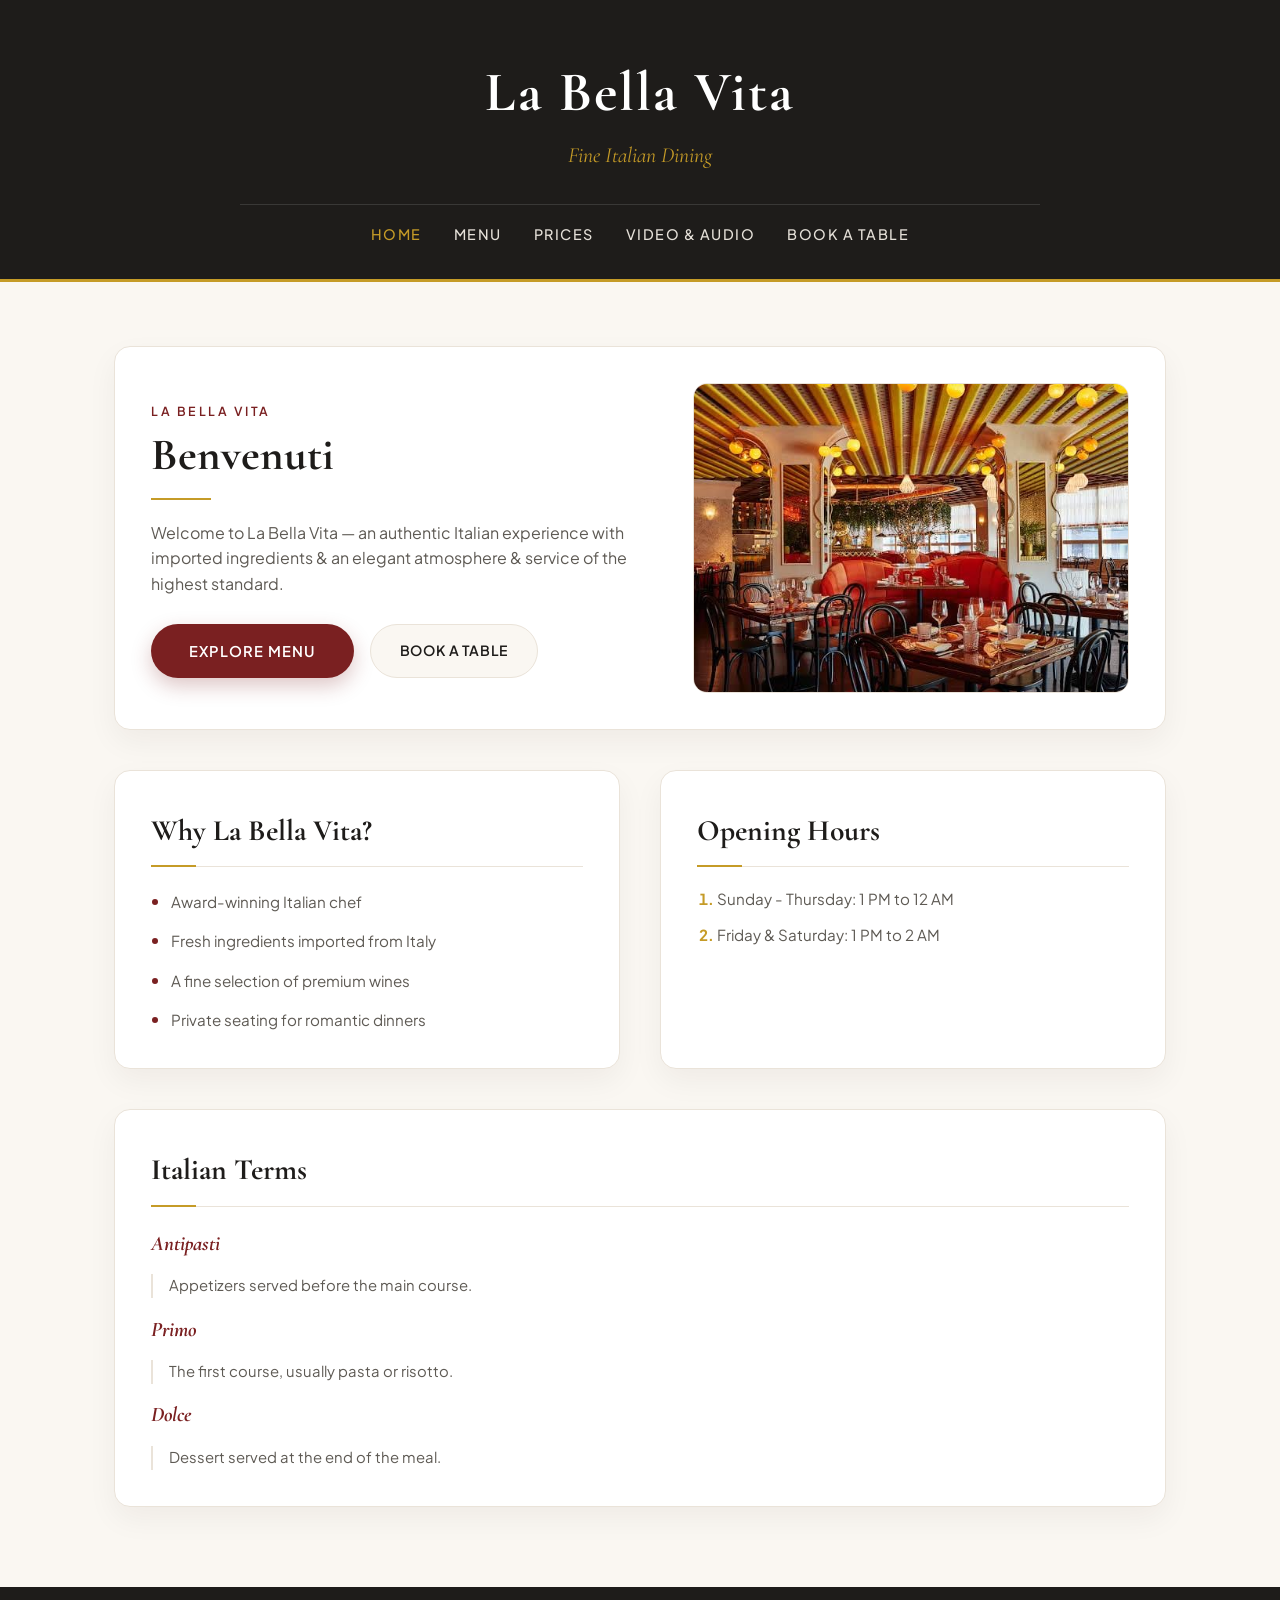
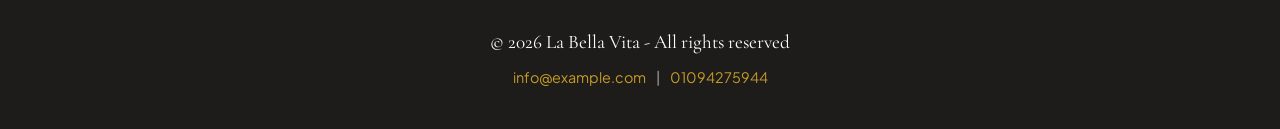
<file: index.html>
<!DOCTYPE html>
<html lang="en" dir="ltr">
<head>
  <meta charset="UTF-8">
  <meta name="viewport" content="width=device-width, initial-scale=1.0">
  <title>Home - La Bella Vita</title>
  <link rel="preconnect" href="https://fonts.googleapis.com">
  <link rel="preconnect" href="https://fonts.gstatic.com" crossorigin>
  <link href="https://fonts.googleapis.com/css2?family=Cormorant+Garamond:ital,wght@0,600;0,700;1,400&family=Plus+Jakarta+Sans:wght@400;500;600&display=swap" rel="stylesheet">
  <link rel="stylesheet" href="style.css">
</head>
<body>

  <header>
    <h1>La Bella Vita</h1>
    <p class="slogan">Fine Italian Dining</p>
    <nav>
      <ul>
        <li><a href="index.html" class="active">Home</a></li>
        <li><a href="menu.html">Menu</a></li>
        <li><a href="prices.html">Prices</a></li>
        <li><a href="media.html">Video &amp; Audio</a></li>
        <li><a href="booking.html">Book a Table</a></li>
      </ul>
    </nav>
  </header>

  <main class="home-main">
    <section class="home-grid">
      <div class="box hero-box">
        <div>
          <span class="hero-tag">La Bella Vita</span>
          <h2>Benvenuti</h2>
          <div class="divider"></div>
          <p>
            Welcome to La Bella Vita &mdash; an authentic Italian experience
            with imported ingredients &amp; an elegant atmosphere &amp; service
            of the highest standard.
          </p>
          <div class="hero-actions">
            <a href="menu.html" class="btn-primary">Explore Menu</a>
            <a href="booking.html" class="btn-secondary">Book a Table</a>
          </div>
        </div>
        <div class="hero-img-wrapper">
          <img src="hero.jpeg" alt="Italian restaurant interior">
        </div>
      </div>

      <div class="box">
        <h3>Why La Bella Vita?</h3>
        <!-- Unordered list -->
        <ul>
          <li>Award-winning Italian chef</li>
          <li>Fresh ingredients imported from Italy</li>
          <li>A fine selection of premium wines</li>
          <li>Private seating for romantic dinners</li>
        </ul>
      </div>

      <div class="box">
        <h3>Opening Hours</h3>
        <!-- Ordered list -->
        <ol>
          <li>Sunday - Thursday: 1 PM to 12 AM</li>
          <li>Friday &amp; Saturday: 1 PM to 2 AM</li>
        </ol>
      </div>

      <div class="box full-span">
        <h3>Italian Terms</h3>
        <!-- Description list -->
        <dl>
          <dt>Antipasti</dt>
          <dd>Appetizers served before the main course.</dd>
          <dt>Primo</dt>
          <dd>The first course, usually pasta or risotto.</dd>
          <dt>Dolce</dt>
          <dd>Dessert served at the end of the meal.</dd>
        </dl>
      </div>
    </section>
  </main>

  <footer>
    <p>&copy; 2026 La Bella Vita - All rights reserved</p>
    <p>
      <a href="mailto:info@example.com">info@example.com</a> |
      <a href="tel:+201000000000">01094275944</a>
    </p>
  </footer>

</body>
</html>
</file>
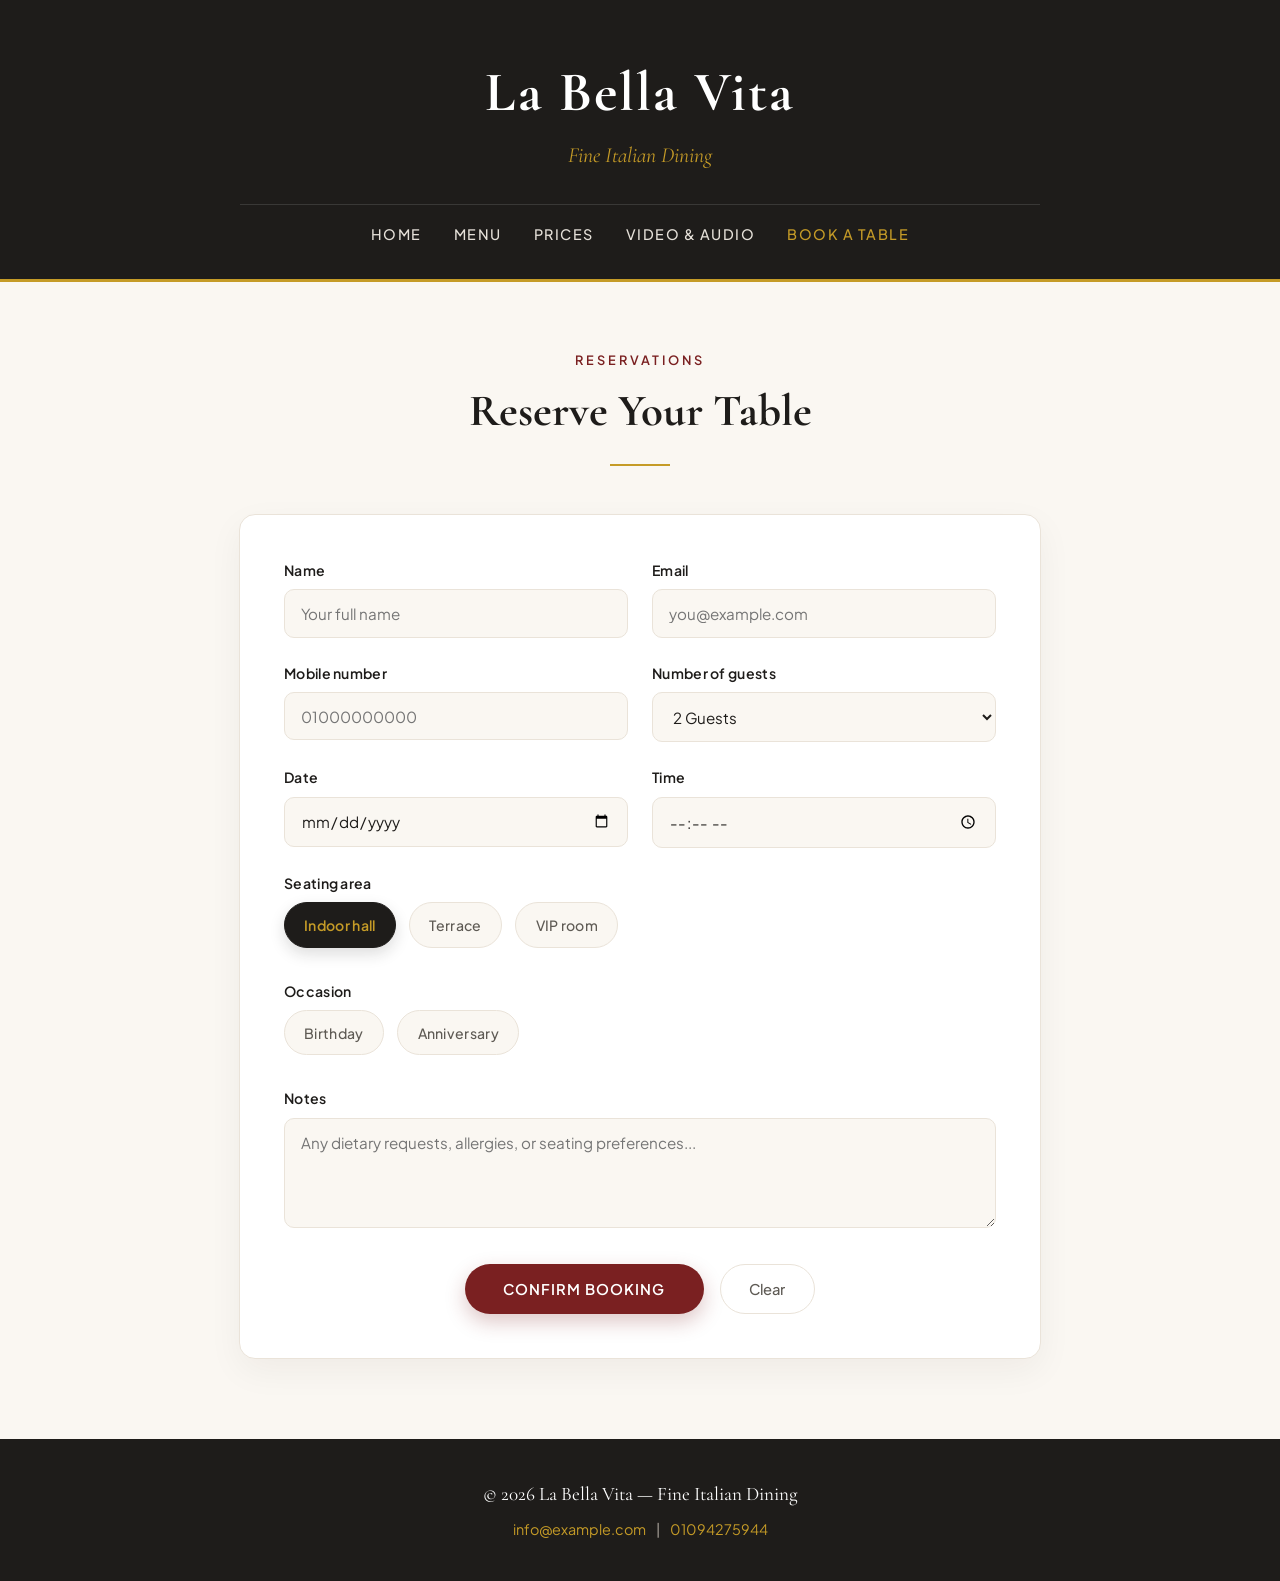
<file: Booking.html>
<!DOCTYPE html>
<html lang="en" dir="ltr">
<head>
  <meta charset="UTF-8">
  <meta name="viewport" content="width=device-width, initial-scale=1.0">
  <title>Book a Table - La Bella Vita</title>
  <link rel="preconnect" href="https://fonts.googleapis.com">
  <link rel="preconnect" href="https://fonts.gstatic.com" crossorigin>
  <link href="https://fonts.googleapis.com/css2?family=Cormorant+Garamond:ital,wght@0,600;0,700;1,400&family=Plus+Jakarta+Sans:wght@400;500;600&display=swap" rel="stylesheet">
  <link rel="stylesheet" href="style.css">
</head>
<body>

  <header>
    <h1>La Bella Vita</h1>
    <p class="slogan">Fine Italian Dining</p>
    <nav>
      <ul>
        <li><a href="index.html">Home</a></li>
        <li><a href="menu.html">Menu</a></li>
        <li><a href="prices.html">Prices</a></li>
        <li><a href="media.html">Video &amp; Audio</a></li>
        <li><a href="booking.html" class="active">Book a Table</a></li>
      </ul>
    </nav>
  </header>

  <main class="booking-main">
    <section>
      <div class="section-header">
        <span>Reservations</span>
        <h2>Reserve Your Table</h2>
        <div class="divider"></div>
      </div>

      <div class="booking-card">
        <form action="#" method="post">
          <div class="form-grid">

            <div class="form-group">
              <label for="name">Name</label>
              <input type="text" id="name" name="name" placeholder="Your full name" required>
            </div>

            <div class="form-group">
              <label for="email">Email</label>
              <input type="email" id="email" name="email" placeholder="you@example.com" required>
            </div>

            <div class="form-group">
              <label for="phone">Mobile number</label>
              <input type="tel" id="phone" name="phone" placeholder="01000000000">
            </div>

            <div class="form-group">
              <label for="people">Number of guests</label>
              <select id="people" name="people">
                <option value="2">2 Guests</option>
                <option value="4">4 Guests</option>
                <option value="6">6 Guests</option>
                <option value="8">8 Guests</option>
              </select>
            </div>

            <div class="form-group">
              <label for="date">Date</label>
              <input type="date" id="date" name="date">
            </div>

            <div class="form-group">
              <label for="time">Time</label>
              <input type="time" id="time" name="time">
            </div>

            <div class="form-group full-width">
              <span class="group-label">Seating area</span>
              <div class="options-row">
                <label class="option-pill">
                  <input type="radio" id="in" name="place" value="in" checked>
                  <span>Indoor hall</span>
                </label>
                <label class="option-pill">
                  <input type="radio" id="terrace" name="place" value="terrace">
                  <span>Terrace</span>
                </label>
                <label class="option-pill">
                  <input type="radio" id="vip" name="place" value="vip">
                  <span>VIP room</span>
                </label>
              </div>
            </div>

            <div class="form-group full-width">
              <span class="group-label">Occasion</span>
              <div class="options-row">
                <label class="option-pill">
                  <input type="checkbox" id="birthday" name="occasion" value="birthday">
                  <span>Birthday</span>
                </label>
                <label class="option-pill">
                  <input type="checkbox" id="anniv" name="occasion" value="anniversary">
                  <span>Anniversary</span>
                </label>
              </div>
            </div>

            <div class="form-group full-width">
              <label for="notes">Notes</label>
              <textarea id="notes" name="notes" rows="4" cols="40" placeholder="Any dietary requests, allergies, or seating preferences..."></textarea>
            </div>

          </div>

          <div class="form-actions">
            <button type="submit" class="btn-primary">Confirm Booking</button>
            <button type="reset" class="btn-reset">Clear</button>
          </div>
        </form>
      </div>
    </section>
  </main>

  <footer>
    <p>&copy; 2026 La Bella Vita &mdash; Fine Italian Dining</p>
    <p>
      <a href="mailto:info@example.com">info@example.com</a> |
      <a href="tel:+201000000000">01094275944</a>
    </p>
  </footer>

</body>
</html>
</file>
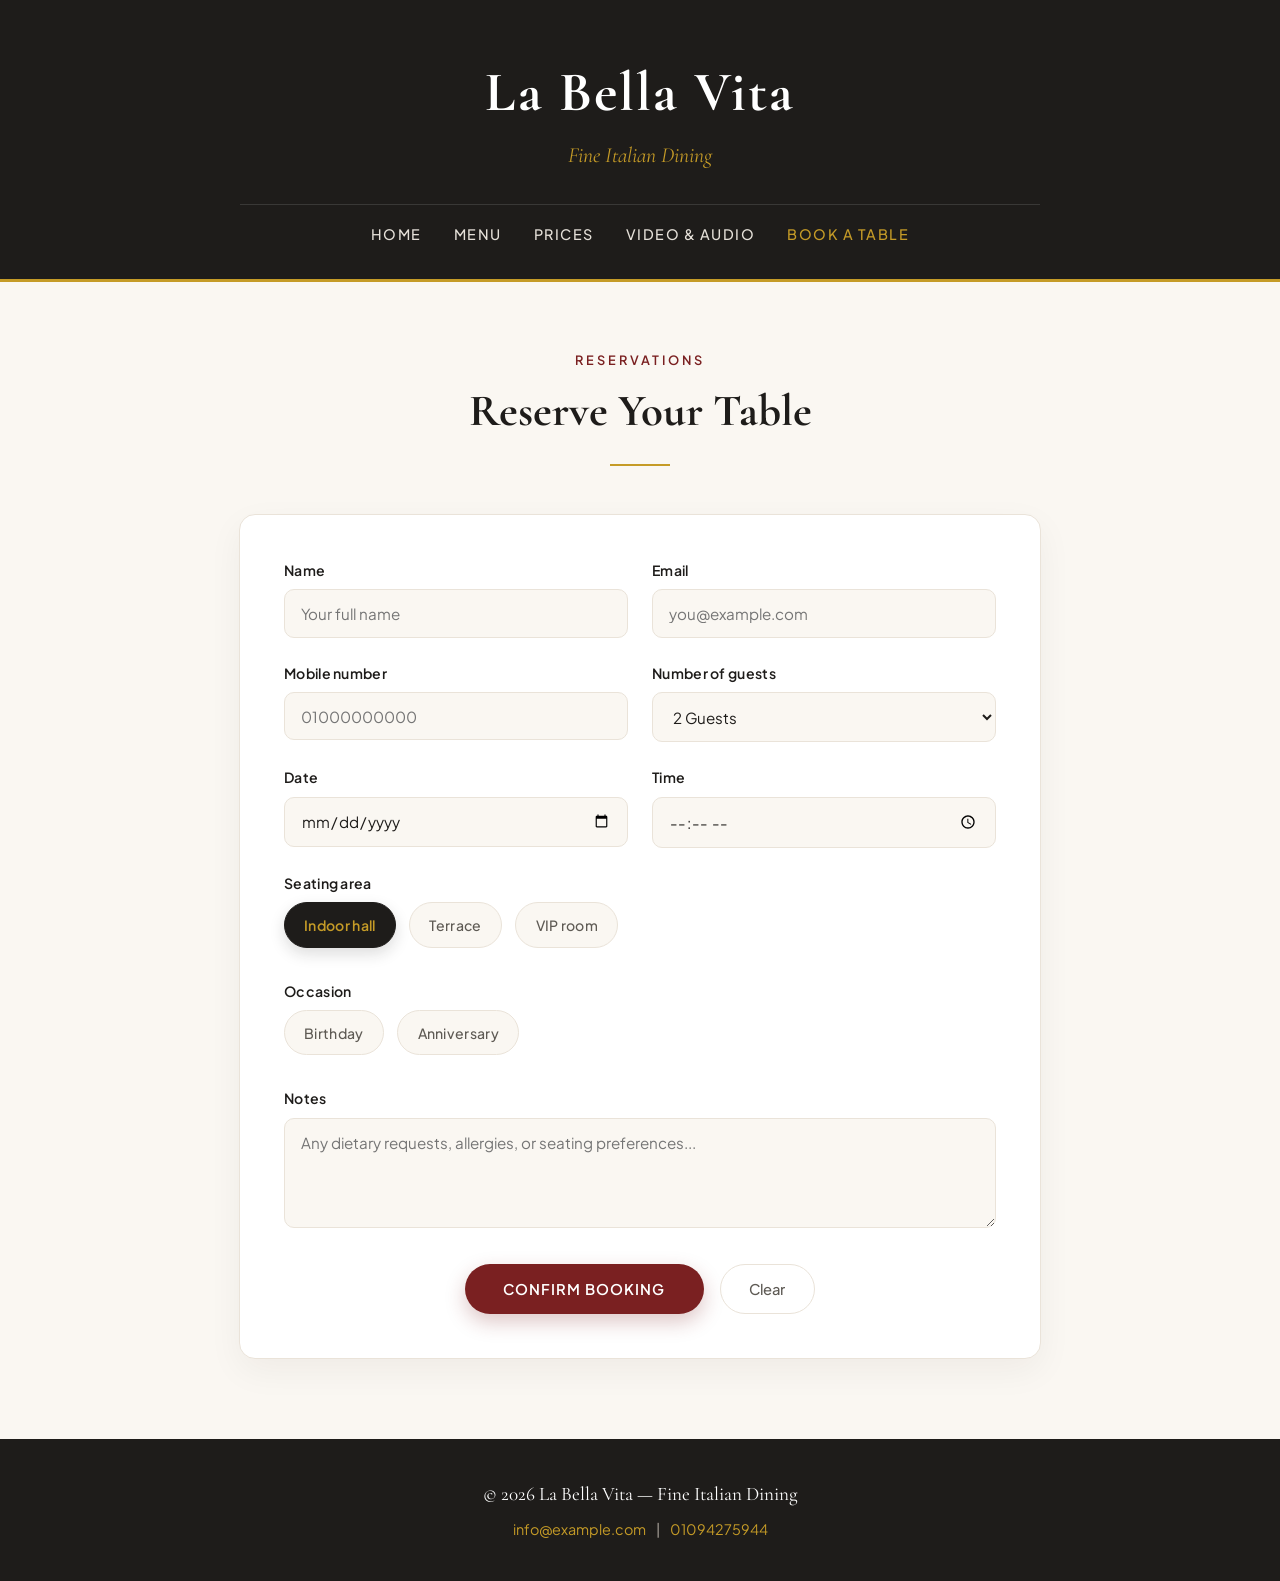
<file: booking.html>
<!DOCTYPE html>
<html lang="en" dir="ltr">
<head>
  <meta charset="UTF-8">
  <meta name="viewport" content="width=device-width, initial-scale=1.0">
  <title>Book a Table - La Bella Vita</title>
  <link rel="preconnect" href="https://fonts.googleapis.com">
  <link rel="preconnect" href="https://fonts.gstatic.com" crossorigin>
  <link href="https://fonts.googleapis.com/css2?family=Cormorant+Garamond:ital,wght@0,600;0,700;1,400&family=Plus+Jakarta+Sans:wght@400;500;600&display=swap" rel="stylesheet">
  <link rel="stylesheet" href="style.css">
</head>
<body>

  <header>
    <h1>La Bella Vita</h1>
    <p class="slogan">Fine Italian Dining</p>
    <nav>
      <ul>
        <li><a href="index.html">Home</a></li>
        <li><a href="menu.html">Menu</a></li>
        <li><a href="prices.html">Prices</a></li>
        <li><a href="media.html">Video &amp; Audio</a></li>
        <li><a href="booking.html" class="active">Book a Table</a></li>
      </ul>
    </nav>
  </header>

  <main class="booking-main">
    <section>
      <div class="section-header">
        <span>Reservations</span>
        <h2>Reserve Your Table</h2>
        <div class="divider"></div>
      </div>

      <div class="booking-card">
        <form action="#" method="post">
          <div class="form-grid">

            <div class="form-group">
              <label for="name">Name</label>
              <input type="text" id="name" name="name" placeholder="Your full name" required>
            </div>

            <div class="form-group">
              <label for="email">Email</label>
              <input type="email" id="email" name="email" placeholder="you@example.com" required>
            </div>

            <div class="form-group">
              <label for="phone">Mobile number</label>
              <input type="tel" id="phone" name="phone" placeholder="01000000000">
            </div>

            <div class="form-group">
              <label for="people">Number of guests</label>
              <select id="people" name="people">
                <option value="2">2 Guests</option>
                <option value="4">4 Guests</option>
                <option value="6">6 Guests</option>
                <option value="8">8 Guests</option>
              </select>
            </div>

            <div class="form-group">
              <label for="date">Date</label>
              <input type="date" id="date" name="date">
            </div>

            <div class="form-group">
              <label for="time">Time</label>
              <input type="time" id="time" name="time">
            </div>

            <div class="form-group full-width">
              <span class="group-label">Seating area</span>
              <div class="options-row">
                <label class="option-pill">
                  <input type="radio" id="in" name="place" value="in" checked>
                  <span>Indoor hall</span>
                </label>
                <label class="option-pill">
                  <input type="radio" id="terrace" name="place" value="terrace">
                  <span>Terrace</span>
                </label>
                <label class="option-pill">
                  <input type="radio" id="vip" name="place" value="vip">
                  <span>VIP room</span>
                </label>
              </div>
            </div>

            <div class="form-group full-width">
              <span class="group-label">Occasion</span>
              <div class="options-row">
                <label class="option-pill">
                  <input type="checkbox" id="birthday" name="occasion" value="birthday">
                  <span>Birthday</span>
                </label>
                <label class="option-pill">
                  <input type="checkbox" id="anniv" name="occasion" value="anniversary">
                  <span>Anniversary</span>
                </label>
              </div>
            </div>

            <div class="form-group full-width">
              <label for="notes">Notes</label>
              <textarea id="notes" name="notes" rows="4" cols="40" placeholder="Any dietary requests, allergies, or seating preferences..."></textarea>
            </div>

          </div>

          <div class="form-actions">
            <button type="submit" class="btn-primary">Confirm Booking</button>
            <button type="reset" class="btn-reset">Clear</button>
          </div>
        </form>
      </div>
    </section>
  </main>

  <footer>
    <p>&copy; 2026 La Bella Vita &mdash; Fine Italian Dining</p>
    <p>
      <a href="mailto:info@example.com">info@example.com</a> |
      <a href="tel:+201000000000">01094275944</a>
    </p>
  </footer>

</body>
</html>
</file>
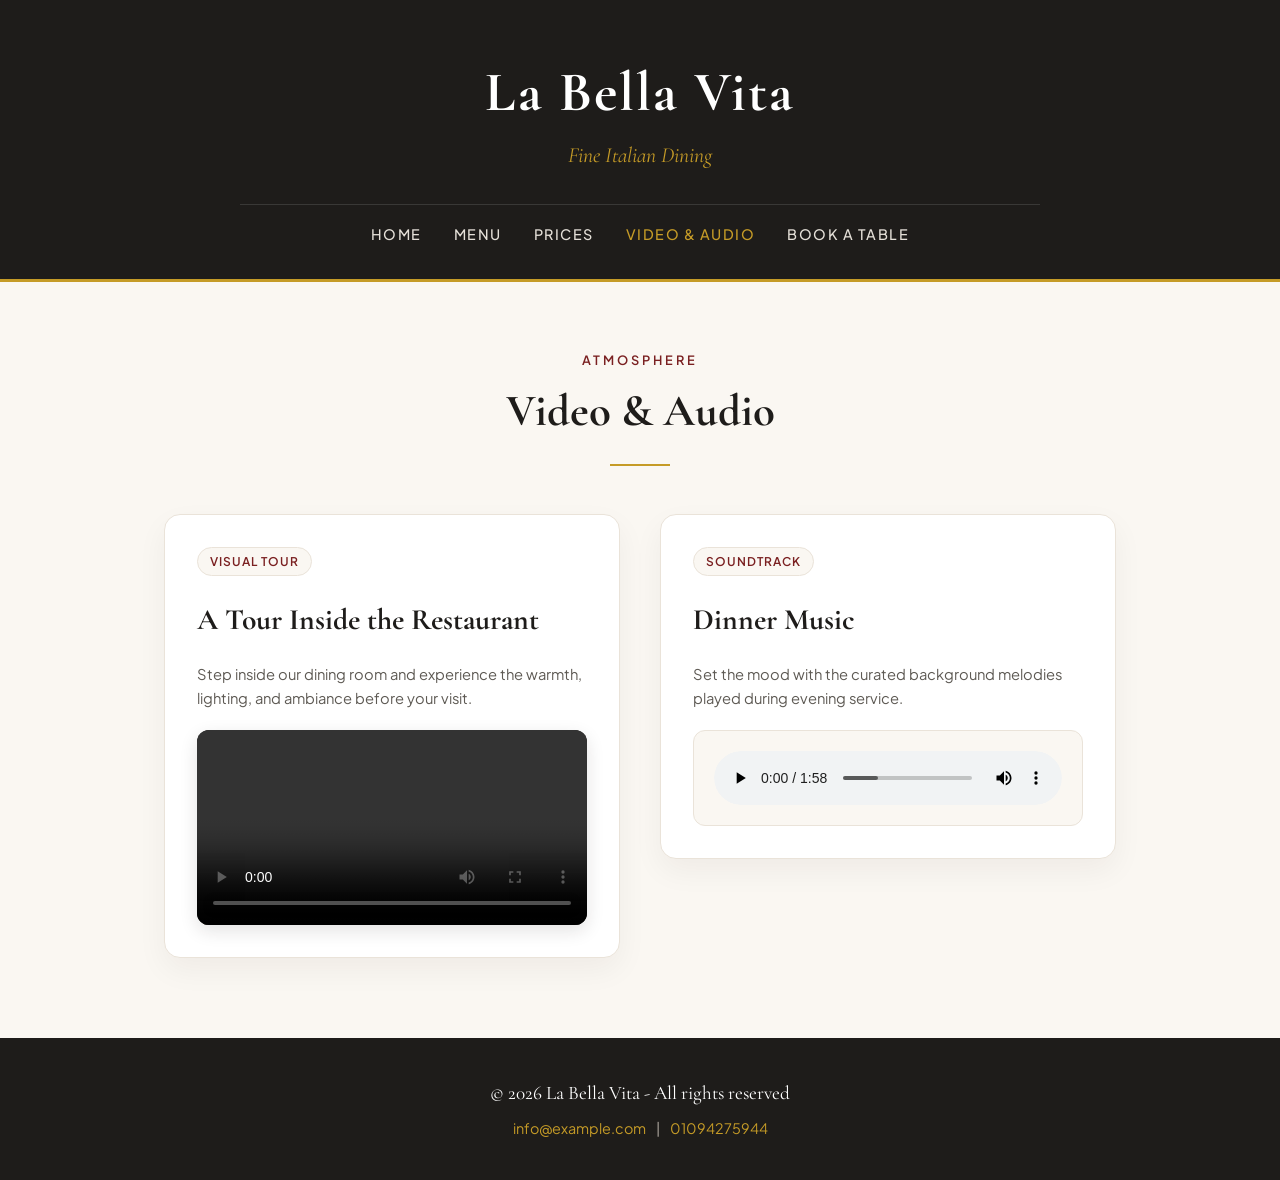
<file: Media.html>
<!DOCTYPE html>
<html lang="en" dir="ltr">
<head>
  <meta charset="UTF-8">
  <meta name="viewport" content="width=device-width, initial-scale=1.0">
  <title>Video &amp; Audio - La Bella Vita</title>
  <link rel="preconnect" href="https://fonts.googleapis.com">
  <link rel="preconnect" href="https://fonts.gstatic.com" crossorigin>
  <link href="https://fonts.googleapis.com/css2?family=Cormorant+Garamond:ital,wght@0,600;0,700;1,400&family=Plus+Jakarta+Sans:wght@400;500;600&display=swap" rel="stylesheet">
  <link rel="stylesheet" href="style.css">
</head>
<body>

  <header>
    <h1>La Bella Vita</h1>
    <p class="slogan">Fine Italian Dining</p>
    <nav>
      <ul>
        <li><a href="index.html">Home</a></li>
        <li><a href="menu.html">Menu</a></li>
        <li><a href="prices.html">Prices</a></li>
        <li><a href="media.html" class="active">Video &amp; Audio</a></li>
        <li><a href="booking.html">Book a Table</a></li>
      </ul>
    </nav>
  </header>

  <main class="media-main">
    <section>
      <div class="section-header">
        <span>Atmosphere</span>
        <h2>Video &amp; Audio</h2>
        <div class="divider"></div>
      </div>

      <div class="media-grid">
        <div class="box">
          <span class="media-tag">Visual Tour</span>
          <h3>A Tour Inside the Restaurant</h3>
          <p>Step inside our dining room and experience the warmth, lighting, and ambiance before your visit.</p>
          <video controls>
            <source src="moo.mp4" type="video/mp4">
            Your browser does not support the video tag.
          </video>
        </div>

        <div class="box">
          <span class="media-tag">Soundtrack</span>
          <h3>Dinner Music</h3>
          <p>Set the mood with the curated background melodies played during evening service.</p>
          <div class="audio-panel">
            <audio controls>
              <source src="klkl.mpeg" type="audio/mpeg">
              Your browser does not support the audio tag.
            </audio>
          </div>
        </div>
      </div>
    </section>
  </main>

  <footer>
    <p>&copy; 2026 La Bella Vita - All rights reserved</p>
    <p>
      <a href="mailto:info@example.com">info@example.com</a> |
      <a href="tel:+201094276944">01094275944</a>
    </p>
  </footer>

</body>
</html>
</file>
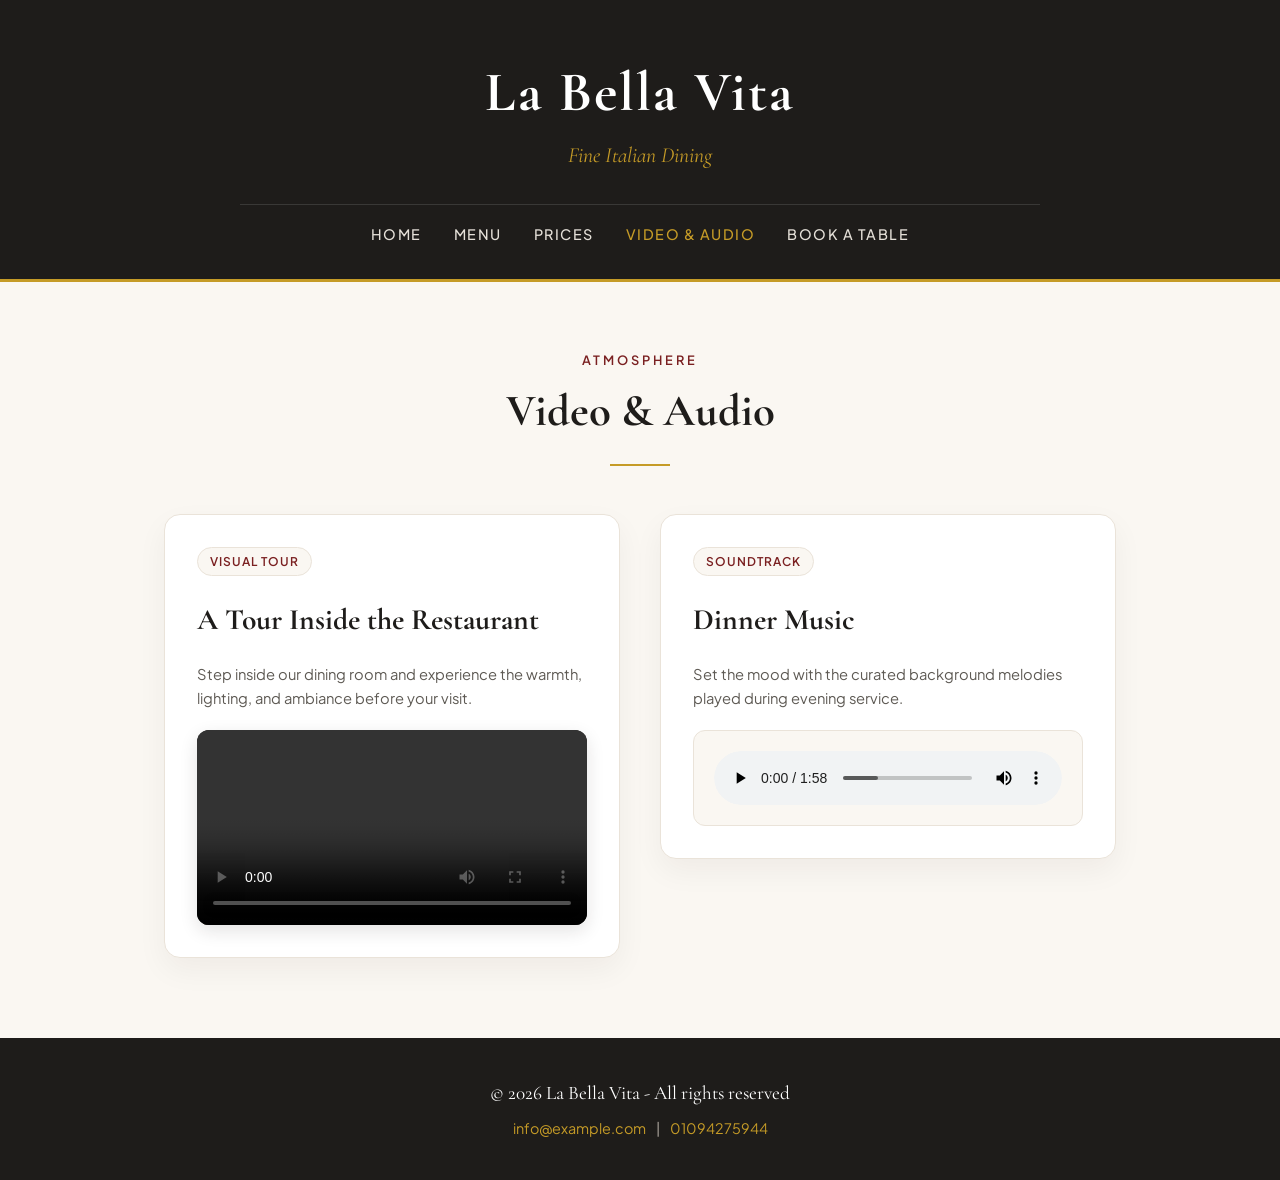
<file: media.html>
<!DOCTYPE html>
<html lang="en" dir="ltr">
<head>
  <meta charset="UTF-8">
  <meta name="viewport" content="width=device-width, initial-scale=1.0">
  <title>Video &amp; Audio - La Bella Vita</title>
  <link rel="preconnect" href="https://fonts.googleapis.com">
  <link rel="preconnect" href="https://fonts.gstatic.com" crossorigin>
  <link href="https://fonts.googleapis.com/css2?family=Cormorant+Garamond:ital,wght@0,600;0,700;1,400&family=Plus+Jakarta+Sans:wght@400;500;600&display=swap" rel="stylesheet">
  <link rel="stylesheet" href="style.css">
</head>
<body>

  <header>
    <h1>La Bella Vita</h1>
    <p class="slogan">Fine Italian Dining</p>
    <nav>
      <ul>
        <li><a href="index.html">Home</a></li>
        <li><a href="menu.html">Menu</a></li>
        <li><a href="prices.html">Prices</a></li>
        <li><a href="media.html" class="active">Video &amp; Audio</a></li>
        <li><a href="booking.html">Book a Table</a></li>
      </ul>
    </nav>
  </header>

  <main class="media-main">
    <section>
      <div class="section-header">
        <span>Atmosphere</span>
        <h2>Video &amp; Audio</h2>
        <div class="divider"></div>
      </div>

      <div class="media-grid">
        <div class="box">
          <span class="media-tag">Visual Tour</span>
          <h3>A Tour Inside the Restaurant</h3>
          <p>Step inside our dining room and experience the warmth, lighting, and ambiance before your visit.</p>
          <video controls>
            <source src="moo.mp4" type="video/mp4">
            Your browser does not support the video tag.
          </video>
        </div>

        <div class="box">
          <span class="media-tag">Soundtrack</span>
          <h3>Dinner Music</h3>
          <p>Set the mood with the curated background melodies played during evening service.</p>
          <div class="audio-panel">
            <audio controls>
              <source src="klkl.mpeg" type="audio/mpeg">
              Your browser does not support the audio tag.
            </audio>
          </div>
        </div>
      </div>
    </section>
  </main>

  <footer>
    <p>&copy; 2026 La Bella Vita - All rights reserved</p>
    <p>
      <a href="mailto:info@example.com">info@example.com</a> |
      <a href="tel:+201094276944">01094275944</a>
    </p>
  </footer>

</body>
</html>
</file>
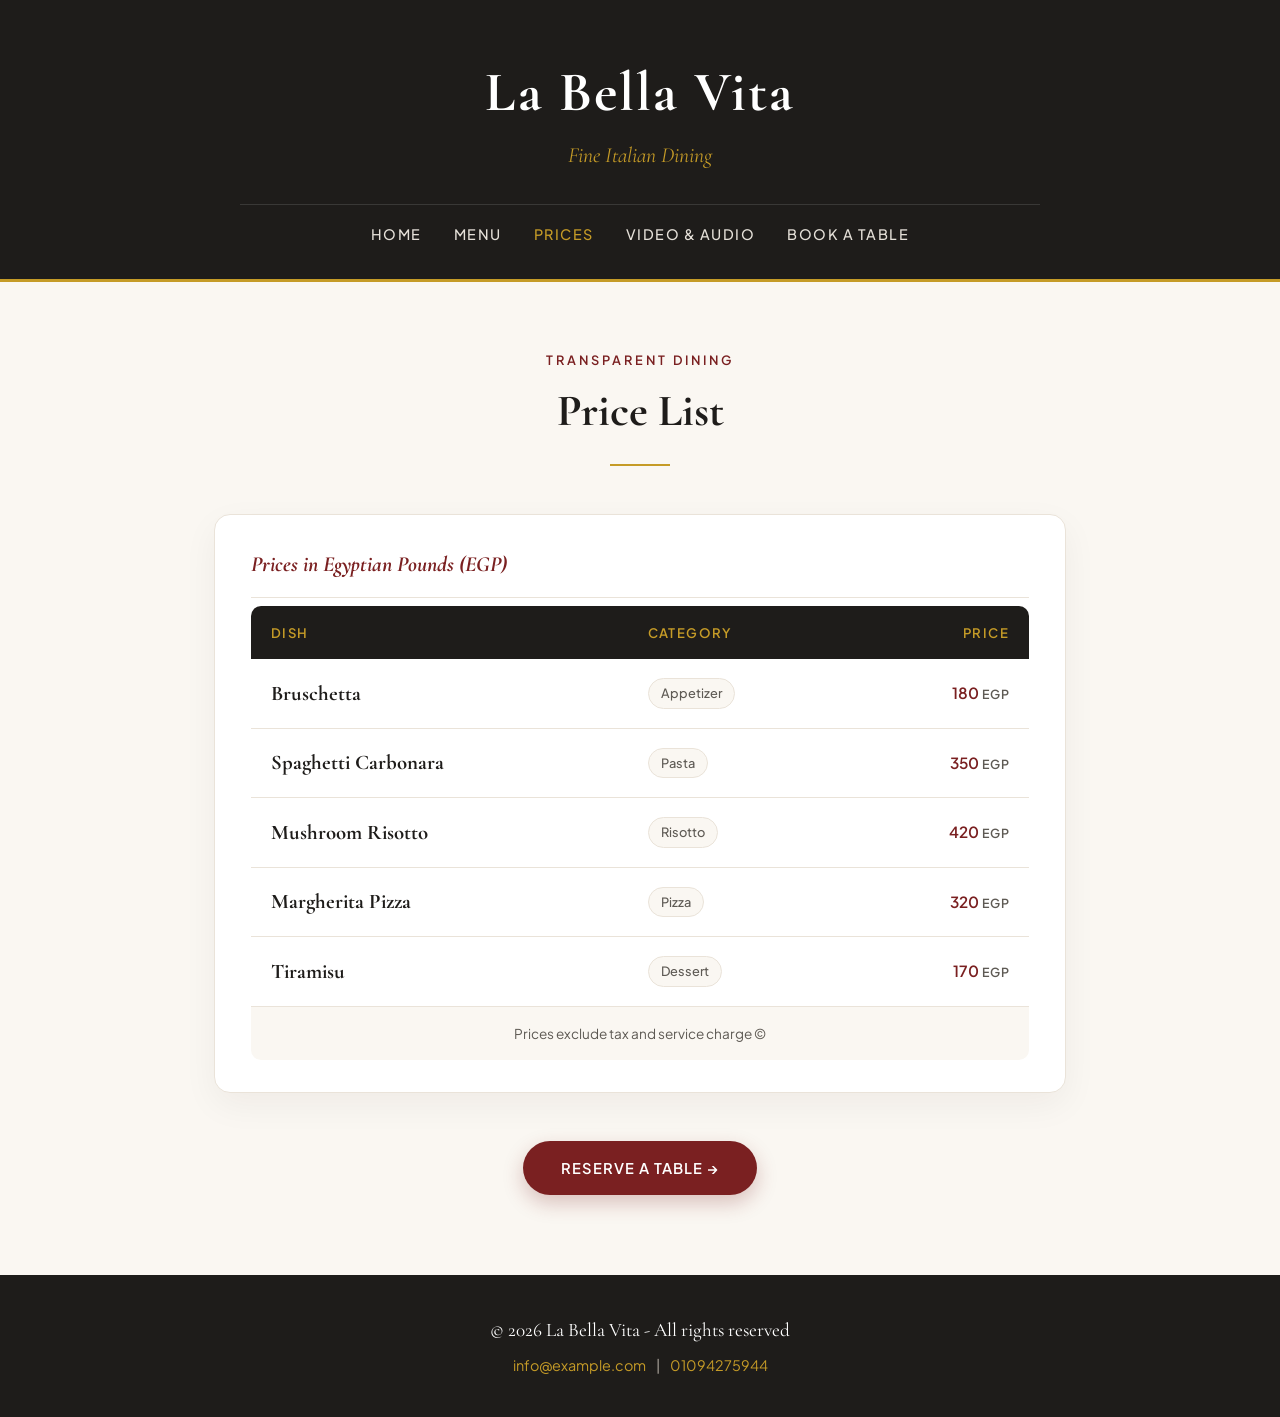
<file: Prices.html>
<!DOCTYPE html>
<html lang="en" dir="ltr">
<head>
  <meta charset="UTF-8">
  <meta name="viewport" content="width=device-width, initial-scale=1.0">
  <title>Prices - La Bella Vita</title>
  <link rel="preconnect" href="https://fonts.googleapis.com">
  <link rel="preconnect" href="https://fonts.gstatic.com" crossorigin>
  <link href="https://fonts.googleapis.com/css2?family=Cormorant+Garamond:ital,wght@0,600;0,700;1,400&family=Plus+Jakarta+Sans:wght@400;500;600&display=swap" rel="stylesheet">
  <link rel="stylesheet" href="style.css">
</head>
<body>

  <header>
    <h1>La Bella Vita</h1>
    <p class="slogan">Fine Italian Dining</p>
    <nav>
      <ul>
        <li><a href="index.html">Home</a></li>
        <li><a href="menu.html">Menu</a></li>
        <li><a href="prices.html" class="active">Prices</a></li>
        <li><a href="media.html">Video &amp; Audio</a></li>
        <li><a href="booking.html">Book a Table</a></li>
      </ul>
    </nav>
  </header>

  <main class="prices-main">
    <section>
      <div class="section-header">
        <span>Transparent Dining</span>
        <h2>Price List</h2>
        <div class="divider"></div>
      </div>

      <div class="price-card">
        <table>
          <caption>Prices in Egyptian Pounds (EGP)</caption>
          <thead>
            <tr>
              <th>Dish</th>
              <th>Category</th>
              <th>Price</th>
            </tr>
          </thead>
          <tbody>
            <tr>
              <td>Bruschetta</td>
              <td><span class="category-badge">Appetizer</span></td>
              <td>180</td>
            </tr>
            <tr>
              <td>Spaghetti Carbonara</td>
              <td><span class="category-badge">Pasta</span></td>
              <td>350</td>
            </tr>
            <tr>
              <td>Mushroom Risotto</td>
              <td><span class="category-badge">Risotto</span></td>
              <td>420</td>
            </tr>
            <tr>
              <td>Margherita Pizza</td>
              <td><span class="category-badge">Pizza</span></td>
              <td>320</td>
            </tr>
            <tr>
              <td>Tiramisu</td>
              <td><span class="category-badge">Dessert</span></td>
              <td>170</td>
            </tr>
          </tbody>
          <tfoot>
            <tr>
              <td colspan="3">Prices exclude tax and service charge &copy;</td>
            </tr>
          </tfoot>
        </table>
      </div>

      <div class="cta-container">
        <a href="booking.html" class="btn-primary">Reserve a Table &rarr;</a>
      </div>
    </section>
  </main>

  <footer>
    <p>&copy; 2026 La Bella Vita - All rights reserved</p>
    <p>
      <a href="mailto:info@example.com">info@example.com</a> |
      <a href="tel:+201000000000">01094275944</a>
    </p>
  </footer>

</body>
</html>
</file>
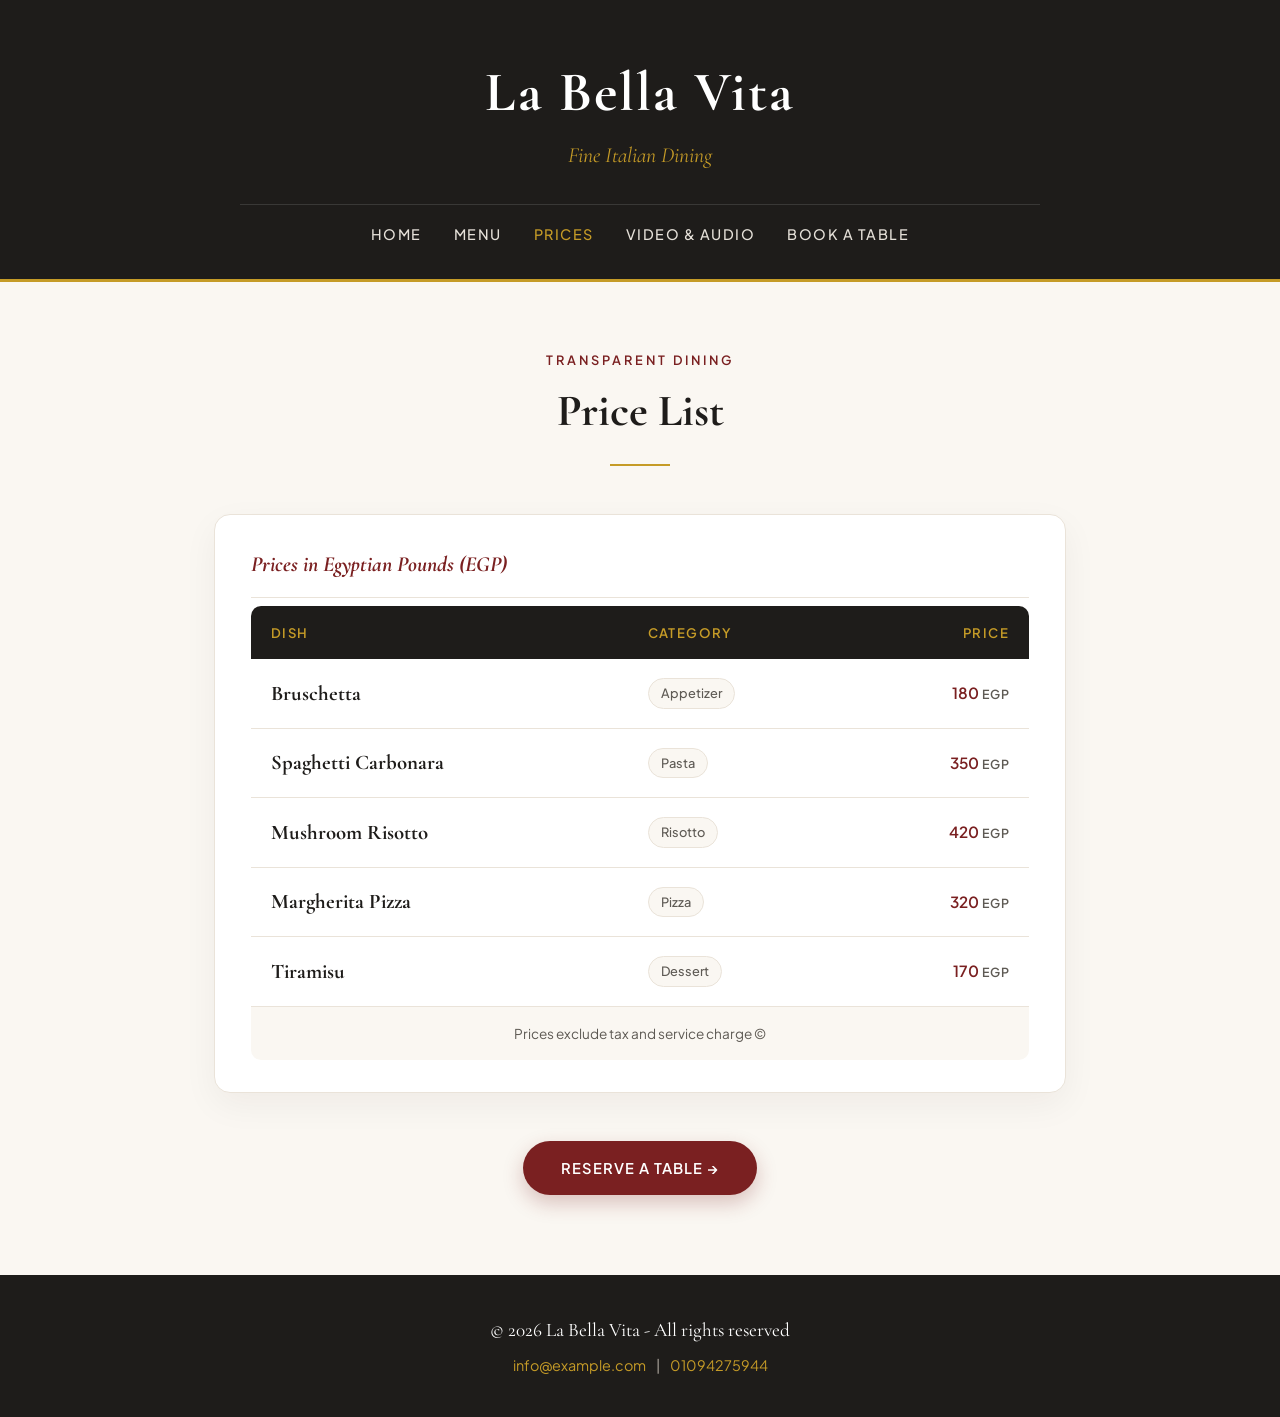
<file: prices.html>
<!DOCTYPE html>
<html lang="en" dir="ltr">
<head>
  <meta charset="UTF-8">
  <meta name="viewport" content="width=device-width, initial-scale=1.0">
  <title>Prices - La Bella Vita</title>
  <link rel="preconnect" href="https://fonts.googleapis.com">
  <link rel="preconnect" href="https://fonts.gstatic.com" crossorigin>
  <link href="https://fonts.googleapis.com/css2?family=Cormorant+Garamond:ital,wght@0,600;0,700;1,400&family=Plus+Jakarta+Sans:wght@400;500;600&display=swap" rel="stylesheet">
  <link rel="stylesheet" href="style.css">
</head>
<body>

  <header>
    <h1>La Bella Vita</h1>
    <p class="slogan">Fine Italian Dining</p>
    <nav>
      <ul>
        <li><a href="index.html">Home</a></li>
        <li><a href="menu.html">Menu</a></li>
        <li><a href="prices.html" class="active">Prices</a></li>
        <li><a href="media.html">Video &amp; Audio</a></li>
        <li><a href="booking.html">Book a Table</a></li>
      </ul>
    </nav>
  </header>

  <main class="prices-main">
    <section>
      <div class="section-header">
        <span>Transparent Dining</span>
        <h2>Price List</h2>
        <div class="divider"></div>
      </div>

      <div class="price-card">
        <table>
          <caption>Prices in Egyptian Pounds (EGP)</caption>
          <thead>
            <tr>
              <th>Dish</th>
              <th>Category</th>
              <th>Price</th>
            </tr>
          </thead>
          <tbody>
            <tr>
              <td>Bruschetta</td>
              <td><span class="category-badge">Appetizer</span></td>
              <td>180</td>
            </tr>
            <tr>
              <td>Spaghetti Carbonara</td>
              <td><span class="category-badge">Pasta</span></td>
              <td>350</td>
            </tr>
            <tr>
              <td>Mushroom Risotto</td>
              <td><span class="category-badge">Risotto</span></td>
              <td>420</td>
            </tr>
            <tr>
              <td>Margherita Pizza</td>
              <td><span class="category-badge">Pizza</span></td>
              <td>320</td>
            </tr>
            <tr>
              <td>Tiramisu</td>
              <td><span class="category-badge">Dessert</span></td>
              <td>170</td>
            </tr>
          </tbody>
          <tfoot>
            <tr>
              <td colspan="3">Prices exclude tax and service charge &copy;</td>
            </tr>
          </tfoot>
        </table>
      </div>

      <div class="cta-container">
        <a href="booking.html" class="btn-primary">Reserve a Table &rarr;</a>
      </div>
    </section>
  </main>

  <footer>
    <p>&copy; 2026 La Bella Vita - All rights reserved</p>
    <p>
      <a href="mailto:info@example.com">info@example.com</a> |
      <a href="tel:+201000000000">01094275944</a>
    </p>
  </footer>

</body>
</html>
</file>
<file: style.css>
:root {
  --bg-cream: #FAF7F2;
  --card-bg: #FFFFFF;
  --primary-dark: #1E1C1A;
  --accent-burgundy: #7A2021;
  --accent-gold: #C59B27;
  --text-muted: #5E5A54;
  --border-light: #EAE3D9;
}

* {
  box-sizing: border-box;
  margin: 0;
  padding: 0;
}

body {
  font-family: 'Plus Jakarta Sans', sans-serif;
  background-color: var(--bg-cream);
  color: var(--primary-dark);
  line-height: 1.6;
}

/* Header & Navigation */
header {
  background-color: var(--primary-dark);
  color: #FFFFFF;
  text-align: center;
  padding: 3rem 1.5rem 2rem;
  border-bottom: 3px solid var(--accent-gold);
}

header h1 {
  font-family: 'Cormorant Garamond', serif;
  font-size: 3.5rem;
  font-weight: 700;
  letter-spacing: 2px;
  color: #FFFFFF;
}

header .slogan {
  font-family: 'Cormorant Garamond', serif;
  font-style: italic;
  font-size: 1.35rem;
  color: var(--accent-gold);
  margin-bottom: 2rem;
}

nav ul {
  list-style: none;
  display: flex;
  justify-content: center;
  flex-wrap: wrap;
  gap: 2rem;
  padding-top: 1rem;
  border-top: 1px solid rgba(255, 255, 255, 0.12);
  max-width: 800px;
  margin: 0 auto;
}

nav a {
  color: #E5E0D8;
  text-decoration: none;
  font-size: 0.9rem;
  font-weight: 500;
  text-transform: uppercase;
  letter-spacing: 1.5px;
  transition: color 0.3s ease;
}

nav a:hover,
nav a.active {
  color: var(--accent-gold);
}

/* Shared Section Header & Buttons */
.section-header {
  text-align: center;
  margin-bottom: 3rem;
}

.section-header span {
  color: var(--accent-burgundy);
  text-transform: uppercase;
  letter-spacing: 3px;
  font-size: 0.8rem;
  font-weight: 600;
}

.section-header h2 {
  font-family: 'Cormorant Garamond', serif;
  font-size: 2.8rem;
  color: var(--primary-dark);
  margin-top: 0.3rem;
}

.divider {
  width: 60px;
  height: 2px;
  background-color: var(--accent-gold);
  margin: 1rem auto 0;
}

.cta-container {
  text-align: center;
  margin-top: 3rem;
}

.btn-primary {
  display: inline-block;
  background-color: var(--accent-burgundy);
  color: #FFFFFF;
  border: none;
  padding: 0.95rem 2.4rem;
  border-radius: 50px;
  text-decoration: none;
  font-family: 'Plus Jakarta Sans', sans-serif;
  font-size: 0.92rem;
  font-weight: 600;
  letter-spacing: 1px;
  text-transform: uppercase;
  cursor: pointer;
  transition: background-color 0.3s ease, transform 0.2s ease;
  box-shadow: 0 8px 20px rgba(122, 32, 33, 0.25);
}

.btn-primary:hover {
  background-color: var(--primary-dark);
  transform: translateY(-2px);
}

.btn-secondary {
  display: inline-block;
  background-color: var(--bg-cream);
  color: var(--primary-dark);
  border: 1px solid var(--border-light);
  padding: 0.85rem 1.8rem;
  border-radius: 50px;
  text-decoration: none;
  font-size: 0.88rem;
  font-weight: 600;
  letter-spacing: 0.8px;
  text-transform: uppercase;
  transition: border-color 0.25s ease, color 0.25s ease;
}

.btn-secondary:hover {
  border-color: var(--accent-gold);
  color: var(--accent-burgundy);
}

/* Home Page */
.home-main {
  max-width: 1100px;
  margin: 4rem auto;
  padding: 0 1.5rem;
}

.home-grid {
  display: grid;
  grid-template-columns: repeat(2, 1fr);
  gap: 2.5rem;
}

.box {
  background: var(--card-bg);
  border-radius: 16px;
  padding: 2.25rem;
  border: 1px solid var(--border-light);
  box-shadow: 0 12px 30px rgba(30, 28, 26, 0.05);
  transition: transform 0.3s ease, box-shadow 0.3s ease;
}

.box:hover {
  transform: translateY(-5px);
  box-shadow: 0 18px 38px rgba(30, 28, 26, 0.09);
}

.hero-box {
  grid-column: 1 / -1;
  display: grid;
  grid-template-columns: 1.15fr 1fr;
  gap: 2.5rem;
  align-items: center;
}

.hero-tag {
  display: inline-block;
  color: var(--accent-burgundy);
  text-transform: uppercase;
  letter-spacing: 2.5px;
  font-size: 0.78rem;
  font-weight: 600;
  margin-bottom: 0.5rem;
}

.hero-box h2 {
  font-family: 'Cormorant Garamond', serif;
  font-size: 2.8rem;
  font-weight: 700;
  color: var(--primary-dark);
  line-height: 1.15;
}

.hero-box .divider {
  margin: 1rem 0 1.25rem;
}

.hero-box p {
  color: var(--text-muted);
  font-size: 1rem;
  margin-bottom: 1.75rem;
}

.hero-actions {
  display: flex;
  flex-wrap: wrap;
  gap: 1rem;
}

.hero-img-wrapper {
  width: 100%;
  height: 310px;
  border-radius: 14px;
  overflow: hidden;
  border: 1px solid var(--border-light);
}

.hero-img-wrapper img {
  width: 100%;
  height: 100%;
  object-fit: cover;
  display: block;
}

.box h3 {
  font-family: 'Cormorant Garamond', serif;
  font-size: 1.85rem;
  font-weight: 700;
  color: var(--primary-dark);
  padding-bottom: 0.75rem;
  margin-bottom: 1.25rem;
  border-bottom: 1px solid var(--border-light);
  position: relative;
}

.box h3::after {
  content: "";
  position: absolute;
  left: 0;
  bottom: -1px;
  width: 45px;
  height: 2px;
  background-color: var(--accent-gold);
}

.box ul,
.box ol {
  padding-left: 1.25rem;
  display: flex;
  flex-direction: column;
  gap: 0.75rem;
  color: var(--text-muted);
  font-size: 0.95rem;
}

.box ul li::marker {
  color: var(--accent-burgundy);
  font-size: 1.1rem;
}

.box ol li::marker {
  color: var(--accent-gold);
  font-weight: 700;
}

.box dl {
  display: flex;
  flex-direction: column;
  gap: 0.9rem;
}

.box dt {
  font-family: 'Cormorant Garamond', serif;
  font-size: 1.3rem;
  font-weight: 700;
  color: var(--accent-burgundy);
  font-style: italic;
}

.box dd {
  color: var(--text-muted);
  font-size: 0.93rem;
  padding-left: 1rem;
  border-left: 2px solid var(--border-light);
}

.full-span {
  grid-column: 1 / -1;
}

/* Menu Page */
.menu-main {
  max-width: 1200px;
  margin: 4rem auto;
  padding: 0 1.5rem;
}

.menu-grid {
  display: grid;
  grid-template-columns: repeat(auto-fit, minmax(320px, 1fr));
  gap: 2.5rem;
}

.dish {
  background: var(--card-bg);
  border-radius: 14px;
  overflow: hidden;
  border: 1px solid var(--border-light);
  box-shadow: 0 10px 30px rgba(30, 28, 26, 0.04);
  transition: transform 0.35s ease, box-shadow 0.35s ease;
  display: flex;
  flex-direction: column;
}

.dish:hover {
  transform: translateY(-8px);
  box-shadow: 0 20px 40px rgba(30, 28, 26, 0.1);
}

.dish-img-wrapper {
  width: 100%;
  height: 230px;
  overflow: hidden;
  position: relative;
}

.dish img {
  width: 100%;
  height: 100%;
  object-fit: cover;
  transition: transform 0.5s ease;
}

.dish:hover img {
  transform: scale(1.06);
}

.dish-tag {
  position: absolute;
  top: 14px;
  right: 14px;
  background: rgba(30, 28, 26, 0.85);
  color: var(--accent-gold);
  padding: 4px 12px;
  border-radius: 20px;
  font-size: 0.75rem;
  font-weight: 600;
  letter-spacing: 0.5px;
  backdrop-filter: blur(4px);
}

.dish-content {
  padding: 1.75rem;
  display: flex;
  flex-direction: column;
  flex-grow: 1;
}

.dish h3 {
  font-family: 'Cormorant Garamond', serif;
  font-size: 1.65rem;
  font-weight: 700;
  color: var(--primary-dark);
  margin-bottom: 0.6rem;
}

.dish p {
  color: var(--text-muted);
  font-size: 0.95rem;
  margin-bottom: 1.5rem;
  flex-grow: 1;
}

.dish-link {
  display: inline-flex;
  align-items: center;
  gap: 6px;
  color: var(--accent-burgundy);
  text-decoration: none;
  font-size: 0.88rem;
  font-weight: 600;
  letter-spacing: 0.5px;
  transition: gap 0.25s ease, color 0.25s ease;
}

.dish-link:hover {
  color: var(--primary-dark);
  gap: 10px;
}

/* Prices Page */
.prices-main {
  max-width: 900px;
  margin: 4rem auto;
  padding: 0 1.5rem;
}

.price-card {
  background: var(--card-bg);
  border-radius: 16px;
  padding: 2rem 2.25rem;
  border: 1px solid var(--border-light);
  box-shadow: 0 12px 35px rgba(30, 28, 26, 0.05);
  overflow-x: auto;
}

table {
  width: 100%;
  border-collapse: collapse;
  min-width: 480px;
}

caption {
  caption-side: top;
  text-align: left;
  font-family: 'Cormorant Garamond', serif;
  font-size: 1.35rem;
  font-weight: 700;
  font-style: italic;
  color: var(--accent-burgundy);
  padding-bottom: 1rem;
  margin-bottom: 0.5rem;
  border-bottom: 1px solid var(--border-light);
}

thead th {
  background-color: var(--primary-dark);
  color: var(--accent-gold);
  font-size: 0.82rem;
  font-weight: 600;
  text-transform: uppercase;
  letter-spacing: 1.4px;
  padding: 1rem 1.25rem;
  text-align: left;
}

thead th:first-child {
  border-top-left-radius: 10px;
}

thead th:last-child {
  border-top-right-radius: 10px;
  text-align: right;
}

tbody tr {
  border-bottom: 1px solid var(--border-light);
  transition: background-color 0.25s ease;
}

tbody tr:hover {
  background-color: var(--bg-cream);
}

tbody td {
  padding: 1.1rem 1.25rem;
  font-size: 0.96rem;
  color: var(--primary-dark);
  vertical-align: middle;
}

tbody td:first-child {
  font-family: 'Cormorant Garamond', serif;
  font-size: 1.3rem;
  font-weight: 700;
}

.category-badge {
  display: inline-block;
  background-color: var(--bg-cream);
  color: var(--text-muted);
  border: 1px solid var(--border-light);
  padding: 0.25rem 0.75rem;
  border-radius: 20px;
  font-size: 0.8rem;
  font-weight: 500;
}

tbody td:last-child {
  text-align: right;
  font-weight: 600;
  color: var(--accent-burgundy);
  white-space: nowrap;
}

tbody td:last-child::after {
  content: " EGP";
  font-size: 0.78rem;
  font-weight: 600;
  color: var(--text-muted);
  letter-spacing: 0.5px;
}

tfoot td {
  padding: 1rem 1.25rem;
  text-align: center;
  font-size: 0.85rem;
  color: var(--text-muted);
  background-color: var(--bg-cream);
  border-bottom-left-radius: 10px;
  border-bottom-right-radius: 10px;
}

/* Media Page */
.media-main {
  max-width: 1000px;
  margin: 4rem auto;
  padding: 0 1.5rem;
}

.media-grid {
  display: grid;
  grid-template-columns: repeat(auto-fit, minmax(340px, 1fr));
  gap: 2.5rem;
  align-items: start;
}

.media-main .box {
  padding: 2rem;
  display: flex;
  flex-direction: column;
  gap: 1.25rem;
}

.media-main .box h3 {
  padding-bottom: 0;
  margin-bottom: 0;
  border-bottom: none;
}

.media-main .box h3::after {
  display: none;
}

.media-tag {
  align-self: flex-start;
  background-color: var(--bg-cream);
  color: var(--accent-burgundy);
  border: 1px solid var(--border-light);
  padding: 4px 12px;
  border-radius: 20px;
  font-size: 0.75rem;
  font-weight: 600;
  letter-spacing: 1px;
  text-transform: uppercase;
}

.media-main .box p {
  color: var(--text-muted);
  font-size: 0.92rem;
}

video {
  width: 100%;
  max-width: 100%;
  height: auto;
  border-radius: 12px;
  background-color: var(--primary-dark);
  box-shadow: 0 6px 18px rgba(30, 28, 26, 0.12);
}

audio {
  width: 100%;
  border-radius: 50px;
  accent-color: var(--accent-burgundy);
}

.audio-panel {
  background-color: var(--bg-cream);
  border: 1px solid var(--border-light);
  border-radius: 12px;
  padding: 1.25rem;
  display: flex;
  flex-direction: column;
  gap: 1rem;
}

/* Booking Page */
.booking-main {
  max-width: 850px;
  margin: 4rem auto;
  padding: 0 1.5rem;
}

.booking-card {
  background: var(--card-bg);
  border-radius: 16px;
  padding: 2.75rem;
  border: 1px solid var(--border-light);
  box-shadow: 0 12px 35px rgba(30, 28, 26, 0.05);
}

.form-grid {
  display: grid;
  grid-template-columns: repeat(2, 1fr);
  gap: 1.5rem;
}

.form-group {
  display: flex;
  flex-direction: column;
}

.form-group.full-width {
  grid-column: 1 / -1;
}

label,
.group-label {
  font-size: 0.88rem;
  font-weight: 600;
  color: var(--primary-dark);
  margin-bottom: 0.5rem;
  letter-spacing: 0.3px;
}

input[type="text"],
input[type="email"],
input[type="tel"],
input[type="date"],
input[type="time"],
select,
textarea {
  width: 100%;
  padding: 0.85rem 1rem;
  border: 1px solid var(--border-light);
  border-radius: 10px;
  background-color: var(--bg-cream);
  color: var(--primary-dark);
  font-family: 'Plus Jakarta Sans', sans-serif;
  font-size: 0.95rem;
  transition: border-color 0.25s ease, box-shadow 0.25s ease, background-color 0.25s ease;
}

input:focus,
select:focus,
textarea:focus {
  outline: none;
  border-color: var(--accent-gold);
  background-color: #FFFFFF;
  box-shadow: 0 0 0 3px rgba(197, 155, 39, 0.15);
}

textarea {
  resize: vertical;
  min-height: 110px;
}

.options-row {
  display: flex;
  flex-wrap: wrap;
  gap: 0.85rem;
}

.option-pill {
  position: relative;
  cursor: pointer;
}

.option-pill input {
  position: absolute;
  opacity: 0;
  pointer-events: none;
}

.option-pill span {
  display: inline-block;
  padding: 0.65rem 1.2rem;
  border-radius: 50px;
  border: 1px solid var(--border-light);
  background-color: var(--bg-cream);
  color: var(--text-muted);
  font-size: 0.88rem;
  font-weight: 500;
  transition: all 0.25s ease;
}

.option-pill:hover span {
  border-color: var(--accent-gold);
  color: var(--primary-dark);
}

.option-pill input:checked + span {
  background-color: var(--primary-dark);
  border-color: var(--primary-dark);
  color: var(--accent-gold);
  font-weight: 600;
  box-shadow: 0 6px 15px rgba(30, 28, 26, 0.15);
}

.form-actions {
  display: flex;
  justify-content: center;
  gap: 1rem;
  margin-top: 2.25rem;
  flex-wrap: wrap;
}

.btn-reset {
  background-color: transparent;
  color: var(--text-muted);
  border: 1px solid var(--border-light);
  padding: 0.95rem 1.8rem;
  border-radius: 50px;
  font-family: 'Plus Jakarta Sans', sans-serif;
  font-size: 0.92rem;
  font-weight: 500;
  cursor: pointer;
  transition: all 0.25s ease;
}

.btn-reset:hover {
  border-color: var(--primary-dark);
  color: var(--primary-dark);
}

/* Footer */
footer {
  background-color: var(--primary-dark);
  color: #A8A29A;
  text-align: center;
  padding: 2.5rem 1.5rem;
  margin-top: 5rem;
  font-size: 0.9rem;
}

footer p:first-child {
  color: #FFFFFF;
  font-family: 'Cormorant Garamond', serif;
  font-size: 1.2rem;
  margin-bottom: 0.5rem;
}

footer a {
  color: var(--accent-gold);
  text-decoration: none;
  margin: 0 0.5rem;
  transition: opacity 0.2s ease;
}

footer a:hover {
  opacity: 0.8;
}

/* Responsive */
@media (max-width: 820px) {
  .home-grid,
  .hero-box {
    grid-template-columns: 1fr;
  }

  .hero-img-wrapper {
    height: 240px;
  }
}

@media (max-width: 650px) {
  .booking-card {
    padding: 1.5rem;
  }

  .form-grid {
    grid-template-columns: 1fr;
  }
}

@media (max-width: 600px) {
  header h1 {
    font-size: 2.6rem;
  }

  nav ul {
    gap: 1rem;
  }

  .box,
  .price-card {
    padding: 1.5rem;
  }
}
</file>
